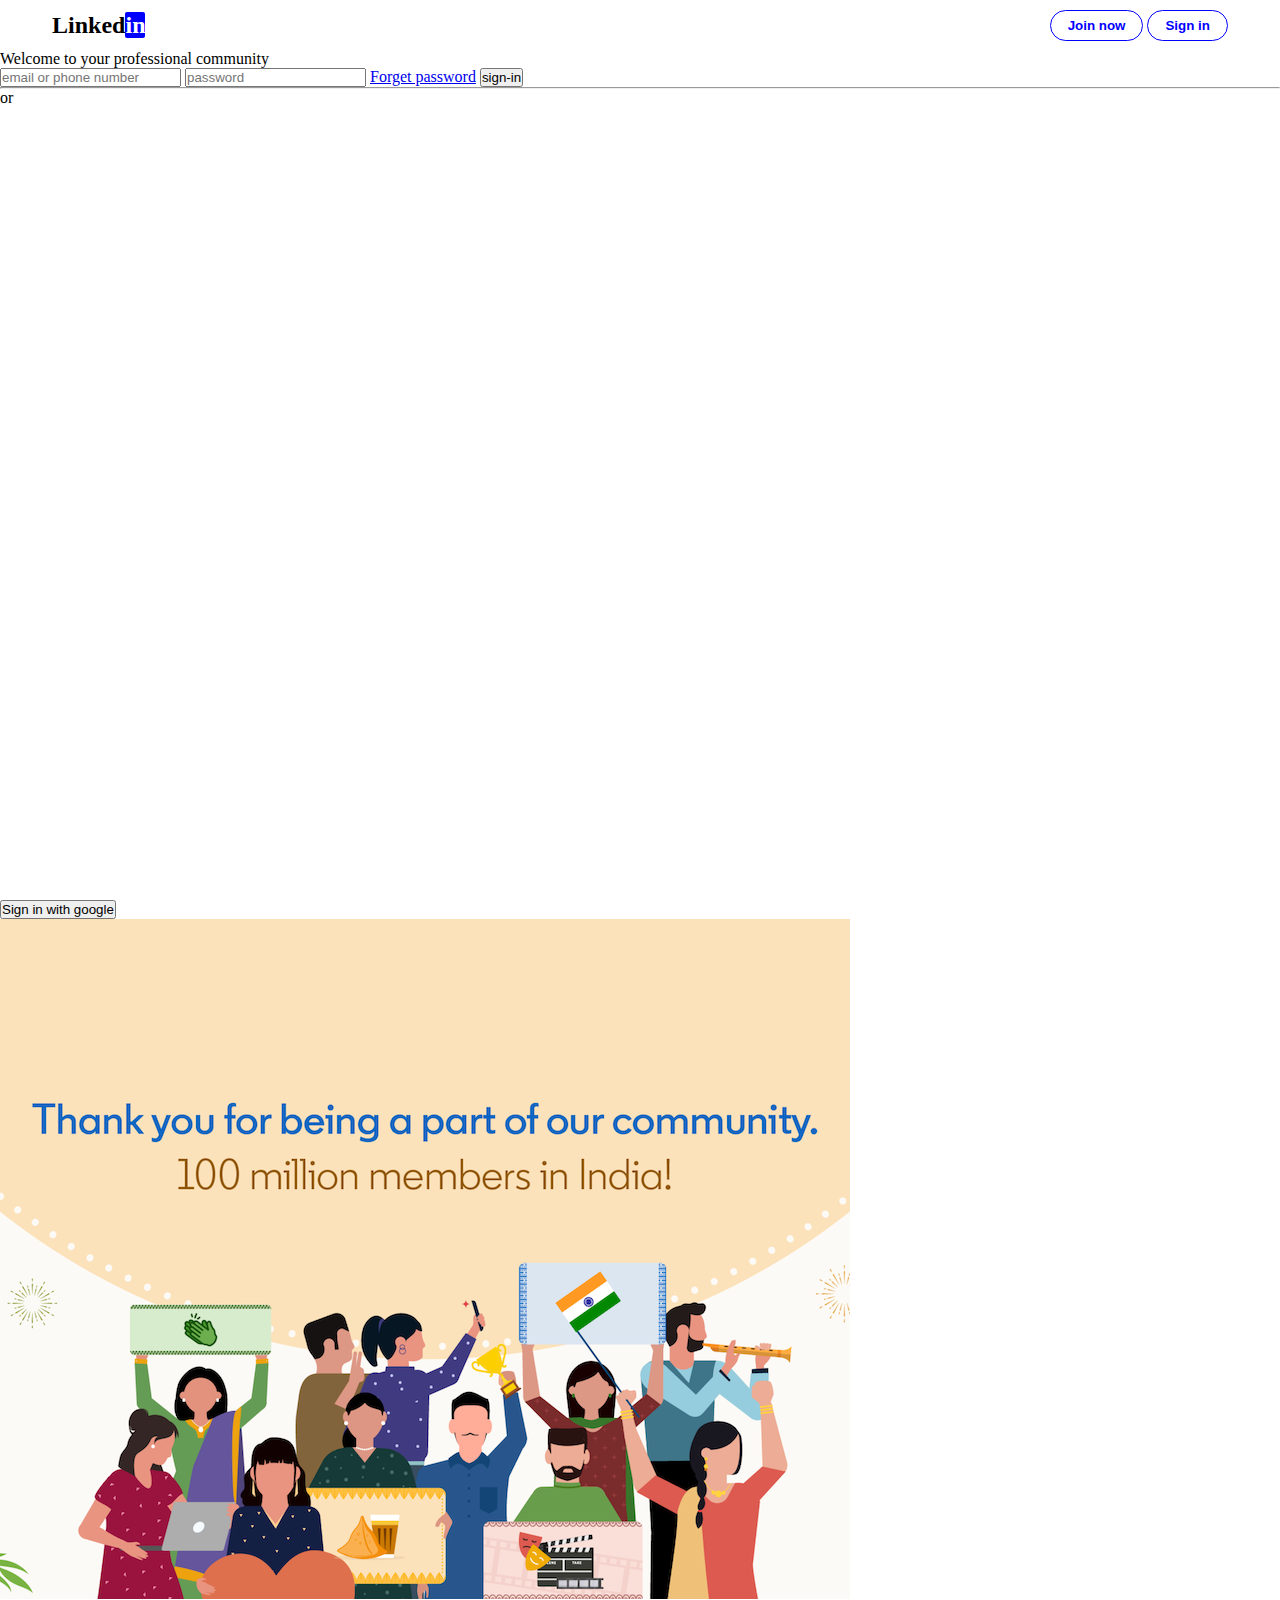
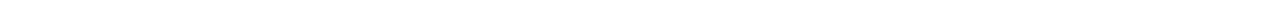
<file: Linkedin/index.html>
<!DOCTYPE html>
<html>
    <head>
        <meta name="viewport" content="width=device-width, initial-scale=1.0">
        <title>Linkedin</title>
        <link rel="stylesheet" href="style.css">
    </head>
    <body>
        <div class="container">
            <div class="nav">
                <h2>Linked<span>in</span></h2>
                <div class="btn">
                    <button class="btn1">Join now</button>
                    <button class="btn2">Sign in</button>
                </div>

            </div>
            <div class="main"></div>

                  <div class="form"></div>
                  <div class="image"></div>
                  <p>Welcome to your professional community</p>
                  <input type="mail" placeholder="email or phone number">
                  <input type="password" placeholder="password">
                  <a href="#">Forget password</a>
                  <button class="sign-in">sign-in</button>
                  <div class="line">
                    <hr><span>or</span>
                    </hr>

                  </div>
            </div>
            <button class="sign in">Sign in with google</button>

        </div>    
        <div class="image">
            <img src="images/image-1.png">
        </div>
            
    </div>
</div>
        </body>
        </html>
</file>
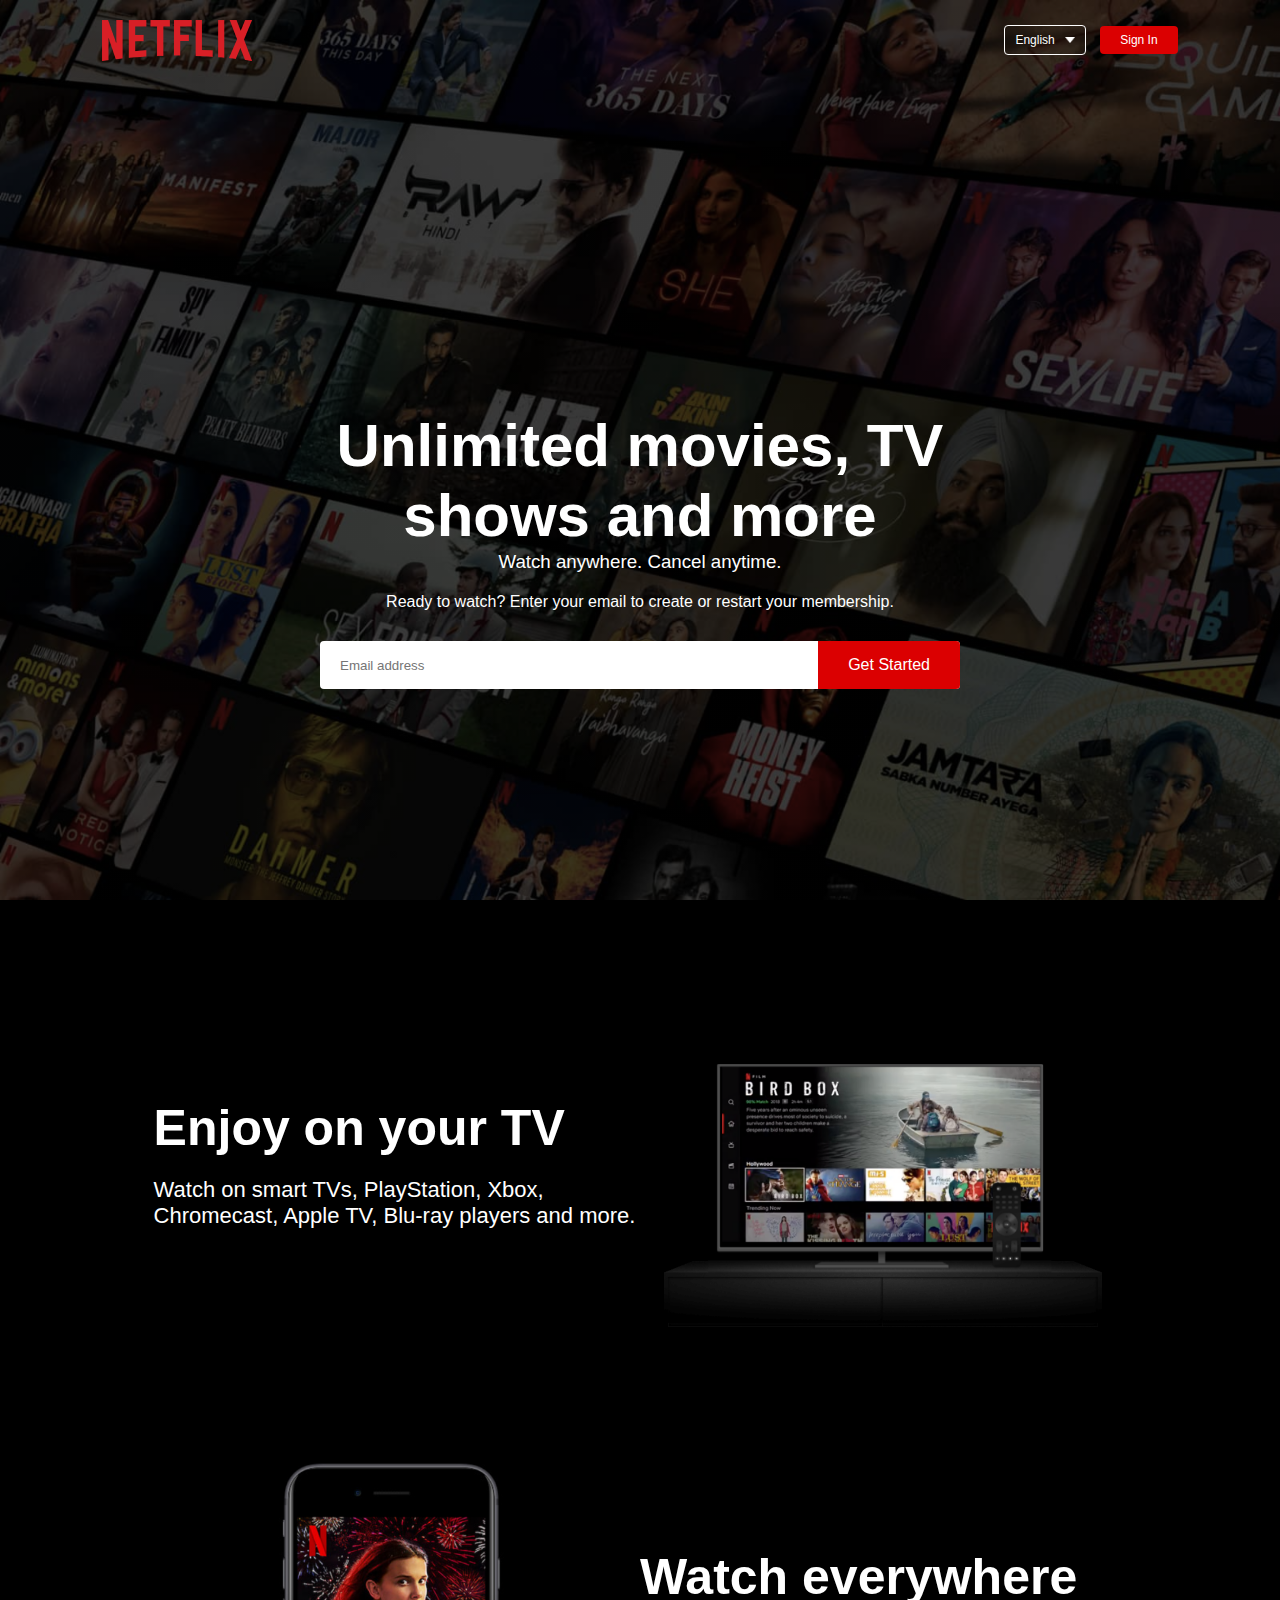
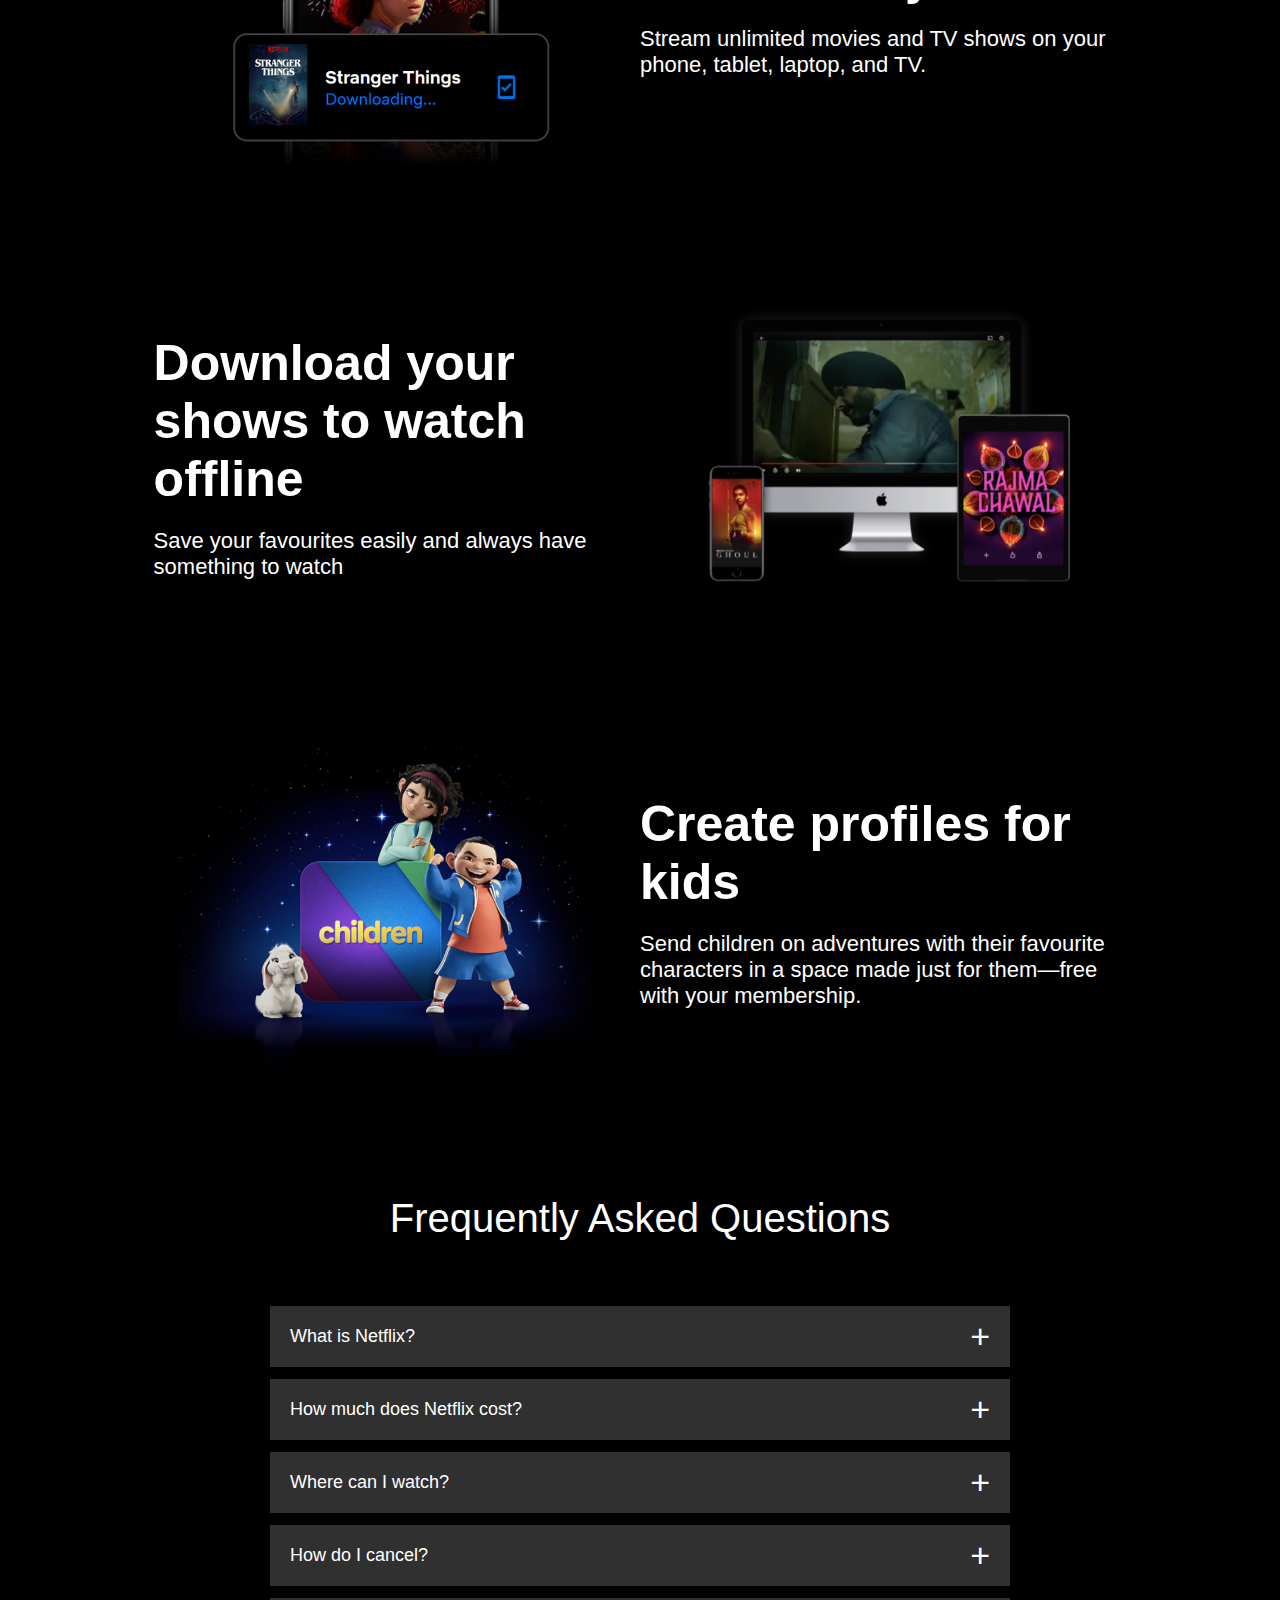
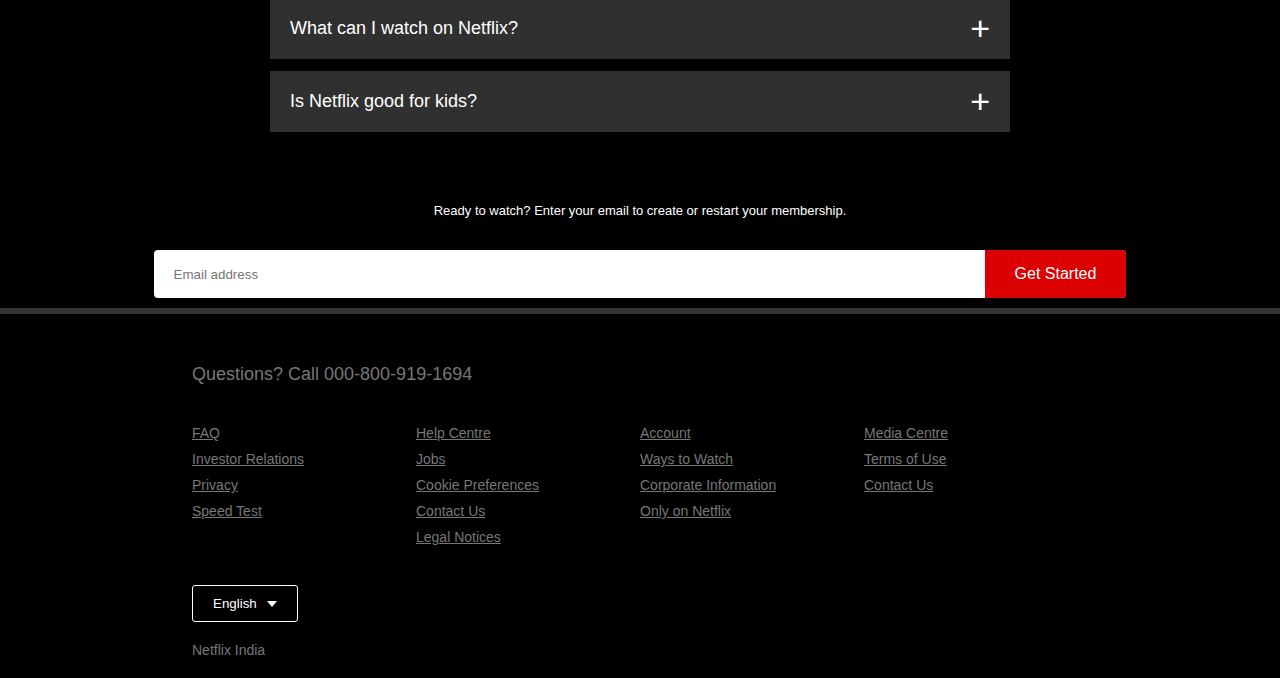
<file: Netflix/index.html>
<!DOCTYPE html>
<html>
    <head>
        <meta name="viewport" content="width=device-width, initial-scale=1.0">
        <title>Netflix</title>
        <link rel="stylesheet" href="style.css">
    </head>
    <body>
        <div class="header">
            <nav>
                <img src="images/logo.png"  class="logo">
                <div>
                    <button class="language-btn" >English <img src="images/down-icon.png" ></button>
                    <button>Sign In</button>
                    

                </div>
            </nav>
            <div class="header-content">
                <h1>Unlimited movies, TV shows and more</h1>
                <h3>Watch anywhere. Cancel anytime.</h3>
                <p>Ready to watch? Enter your email to create or restart your membership.</p>
                <form class="email-signup">
                    <input type="email" placeholder="Email address" required>
                    <button type="submit">Get Started</button>
                </form>

                
    


            </div>

        </div>

        <div class="features">
            <div class="row">
                
                <div class="text-col">
                    <h2>Enjoy on your TV</h2>
                    <p>Watch on smart TVs, PlayStation, Xbox, Chromecast, Apple TV, Blu-ray 
                     players and more.</p>
                </div>
                <div class="img-col">
                    <img src="images/feature-1.png">
                </div>
            
                
                
            </div>
       
        
        <div class="row">
            <div class="img-col">
                <img src="images/feature-2.png">

            </div>
            <div class="text-col">
                <h2>Watch everywhere</h2>
                <p>Stream unlimited movies and TV shows on your phone, tablet, laptop, and TV.</p>
            </div>
            
        </div>
        <div class="row">
            <div class="text-col">
                <h2>Download your shows to watch offline</h2>
                <p>Save your favourites easily and always have something to watch</p>
            </div>
            <div class="img-col">
                <img src="images/feature-3.png">

            </div>
            
           
        </div>
        <div class="row">
            <div class="img-col">
                <img src="images/feature-4.png">

            </div>
            <div class="text-col">
                <h2>Create profiles for kids</h2>
                <p>Send children on adventures with their favourite characters in a space made just for them—free with your membership.</p>
            </div>
            
        </div>
        </div>
        

        <div class="faq">
            <h2>Frequently Asked Questions</h2>
            <ul class="accordion">
                <li>
                    <input type="radio" name="accordion" id="first">
                    <label for="first">What is Netflix?</label>
                    
                </li>
                <li>
                    <input type="radio" name="accordion" id="second">
                    <label for="first">How much does Netflix cost?</label>
                    
                </li>
                <li>
                    <input type="radio" name="accordion" id="third">
                    <label for="first">Where can I watch?</label>
                    
                </li>
                <li>
                    <input type="radio" name="accordion" id="fourth">
                    <label for="first">How do I cancel?</label>
                    
                </li>
                <li>
                    <input type="radio" name="accordion" id="fifth">
                    <label for="first">What can I watch on Netflix?</label>
                    
                </li>
                <li>
                    <input type="radio" name="accordion" id="sixth">
                    <label for="first">Is Netflix good for kids?</label>
                    
                </li>


            </ul>
            <small>Ready to watch? Enter your email to create or restart your membership.</small>
            <form class="email-signup">
                <input type="email" placeholder="Email address" required>
                <button type="submit">Get Started</button>
            </form>

        </div>
        <div class="footer">
            <h2>Questions? Call 000-800-919-1694</h2>
            <div class="row">
                
                    <div class="col">
                        <p><u>FAQ</u></p>
                        
                        <p><u>Investor Relations</u></p>
                        
                        <p><u>Privacy</u></p>
                        
                        <p><u>Speed Test</u></p>
                        

                    </div>
                    <div class="col">
                        <p><u>Help Centre</u></p>
                        
                        <p><u>Jobs</u></p>
                            
                        
                        <p><u>Cookie Preferences</u></p>
                            
                        <p><u>Contact Us</u></p>
                        <p><u>Legal Notices</u></p>
                            

                    </div>   
                    <div class="col">
                        <p><u>Account</u></p>
                        <p><u> Ways to Watch</u></p>
                           
                        <p><u>Corporate Information</u></p>
                            
                            
                        <p><u>Only on Netflix</u></p>
                       
                            

                    </div>   
                    <div class="col">
                        <p><u>Media Centre</u></p>
                        <p><u> Terms of Use</u></p>
                           
                        <p><u>Contact Us</u></p>
                            
                            
                       
                       
                            

                    </div>   

                </div>
                <button class="language-btn" >English <img src="images/down-icon.png" ></button>
                <p class="copyright-txt">Netflix India </p>

            

        </div>
        

       
         
    </body>
</html>
</file>
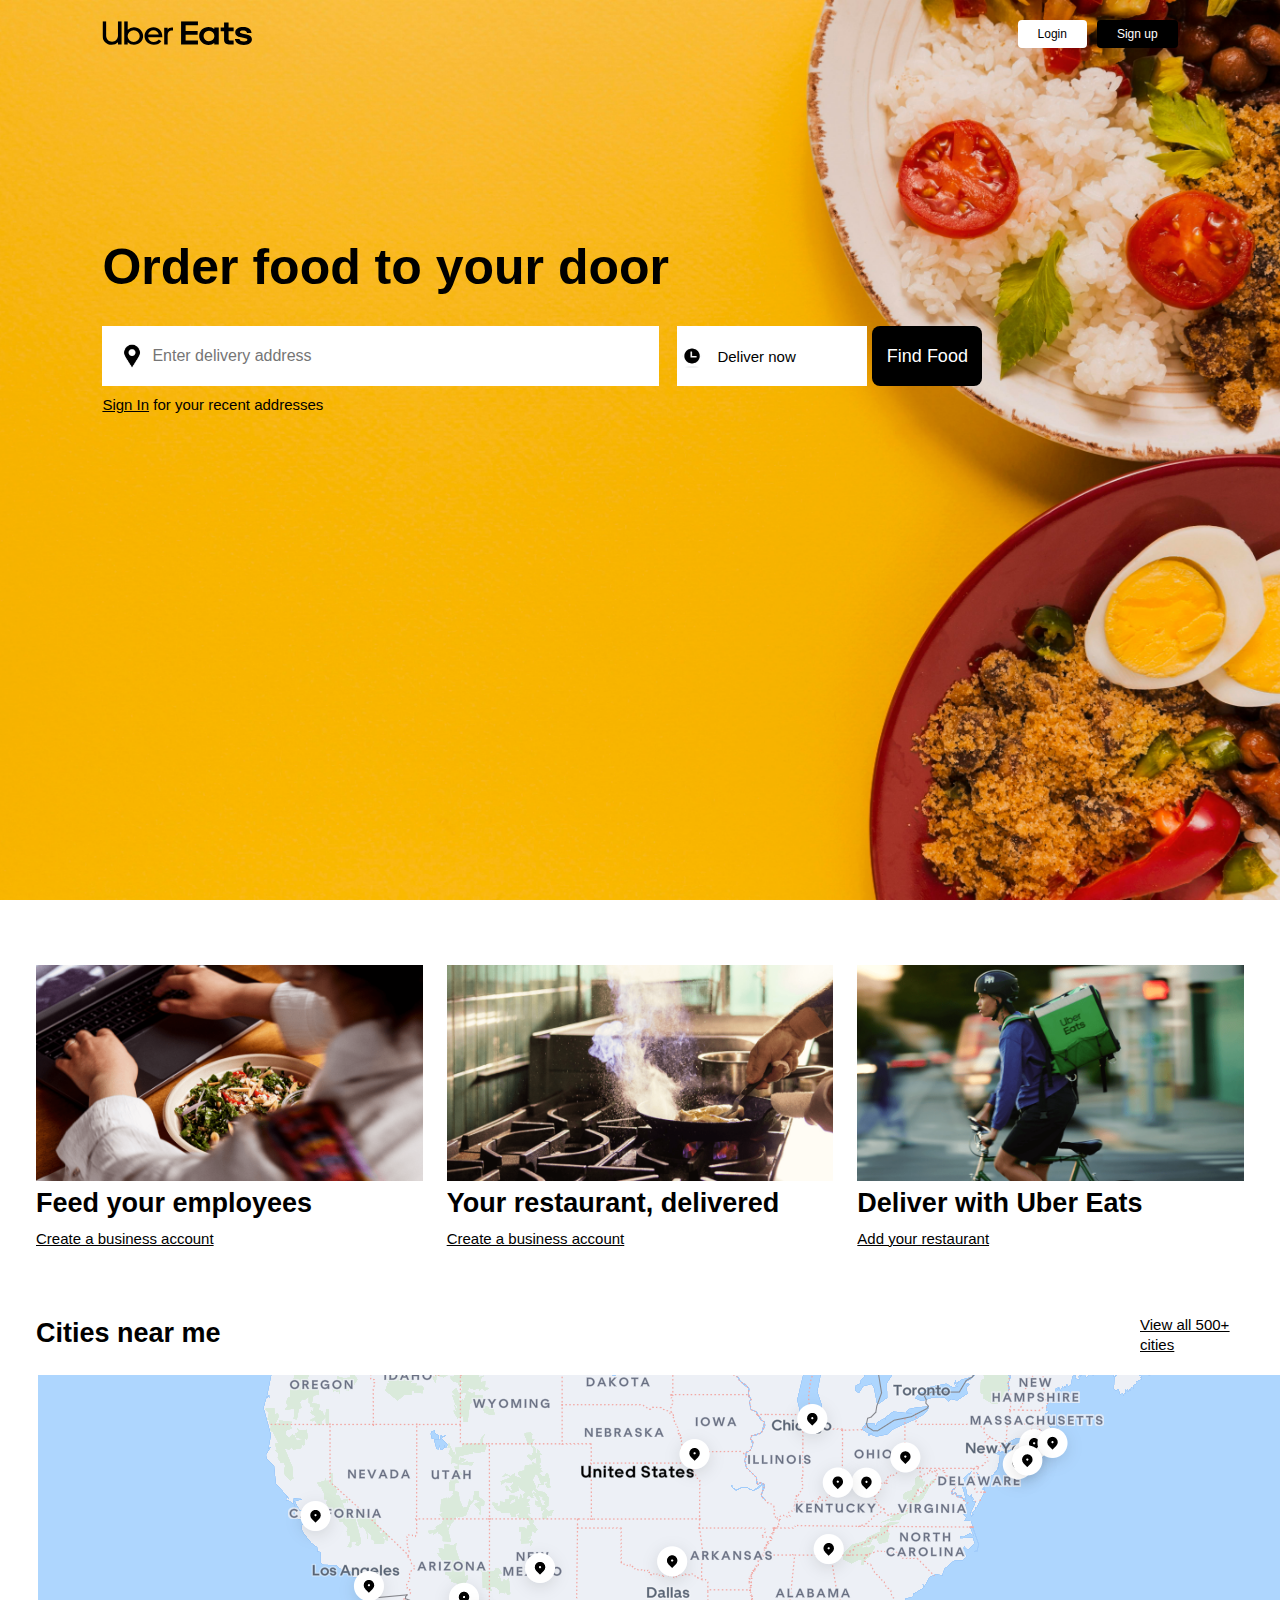
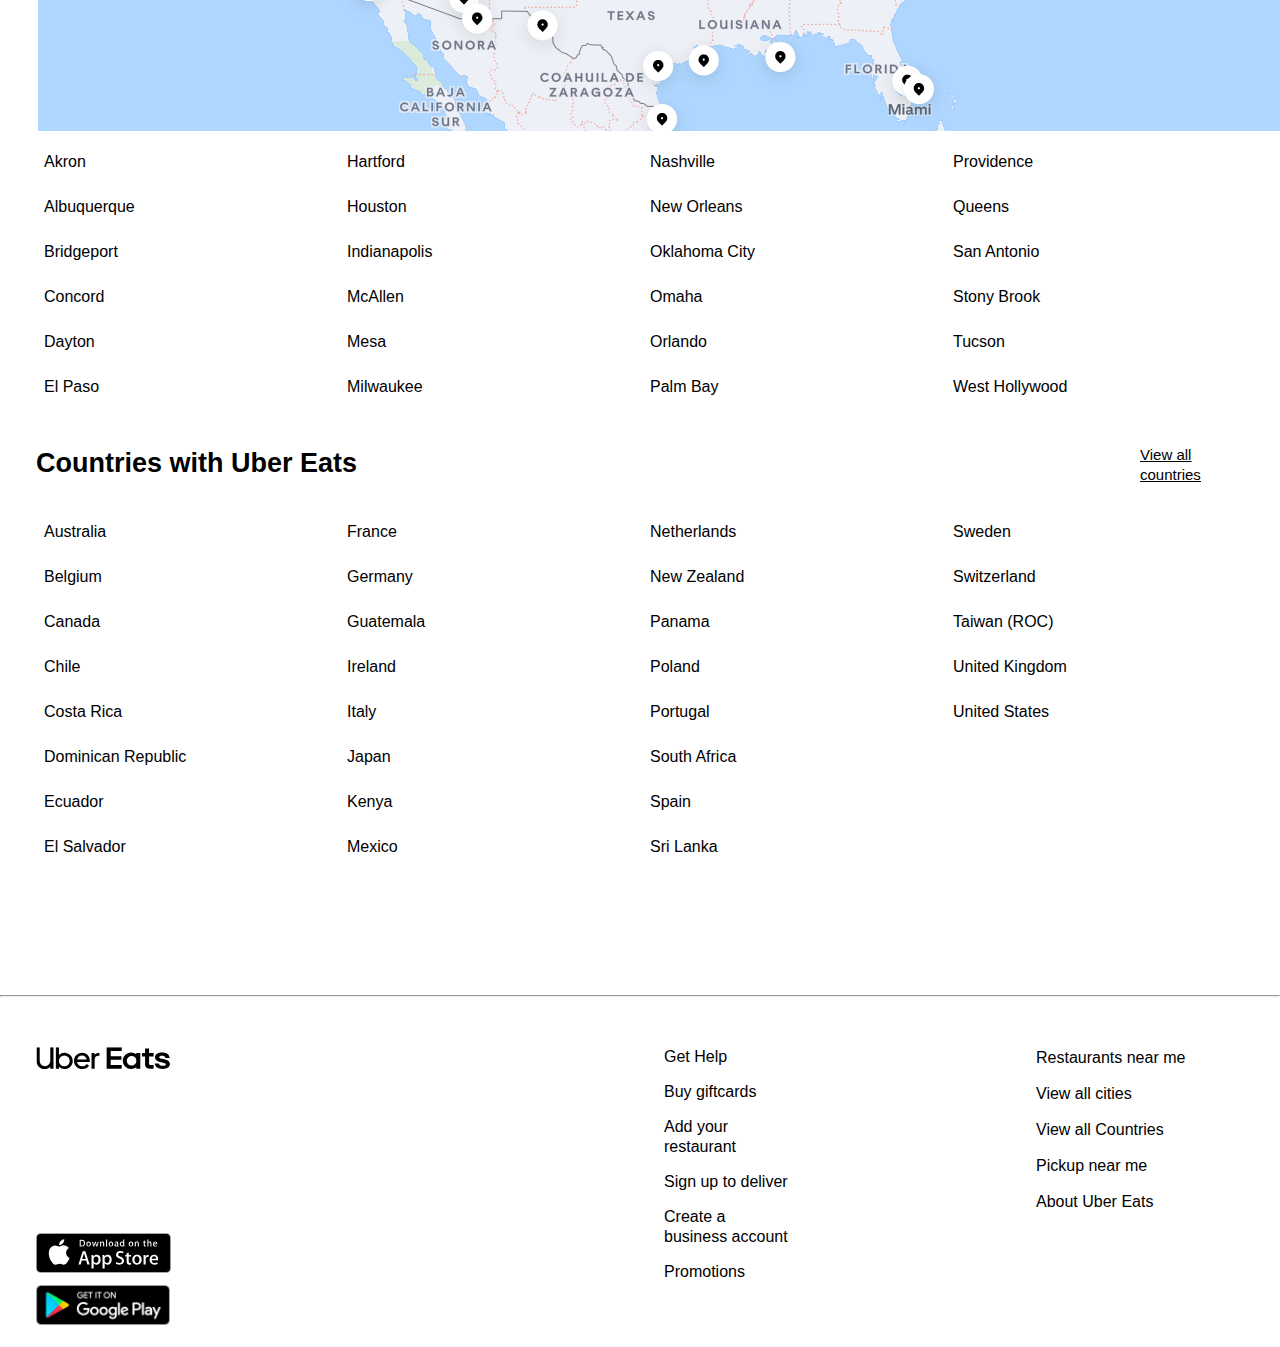
<file: uber eats/index.html>
<!DOCTYPE html>
<html>
    <head>
        
        <title>Uber Eats</title>
        <link rel="stylesheet" href="style.css">
    </head>
    <body>
        <div class="header">
            <nav>
                <img src="images/logo.svg"  class="logo">
                <div style="float:right">
                   
                <button type="submit" class="log" style="background-color: white; color: black; float:r
                ;">Login</button>
                 <button type="submit" class="Sign" style="background-color:black; color: white;float:right ;">Sign up</button>
                </div>
                
            </nav>
            <div class="header-content">
                <h1>Order food to your door</h1>
            </div>
            <div>
            <form class="email-signup">
                <img class="location-image" src="images/icon 2.jpg">
                
                <input type="email" placeholder="Enter delivery address" class="email-box">
                <div class="time-image">
                    <img class="location-image" src="images/icon3.jpg">
                </div>
                    
                    <input type="delivery" placeholder="Deliver now" class="delivery-box">
                
                

                <button type="submit"><p class="find-food">Find Food</p></button>
                
            </form>

            </div>
            <div class="text-max">
                <p><u>Sign In</u> for your recent addresses</p>
            </div>
            
        </div>


            <div class="features">
                <div>
                
                    <div class="img">
                        <img src="images/feature1.png">
                    
                    <div class="text">
                        <h2><b>Feed your employees</b></h2>
                        <p class="text-col"><u>Create a business account</u></p>
                    </div>
                </div>
                    
                </div>

                <div>
                
                    <div class="img">
                        <img src="images/feature2.png">
                    
                    <div class="text">
                        <h2>Your restaurant, delivered</h2>

                        <p class="text-col"><u>Create a business account</u></p>
                    </div>
                </div>
                    
                </div>

                <div>
                
                    <div class="img">
                        <img src="images/feature3.png">
                    
                    <div class="text">
                        <h2><b>Deliver with Uber Eats</b></h2>
                        <p class="text-col"><u>Add your restaurant</u></p>
                    </div>
                </div>
                    
                </div>
            </div>
            
            <div class="subtitle">
                <div class="position">
                        <h2>Cities near me</h2>
                        
                </div>
                    <div class="position-max"></div>
                   
                        
                    <div class="position-col"><p><u>View all 500+ cities</u></p>
                        </div>
                    
                
                    
            </div>
            <div class="maps">
                <img src="images/Map.png">
            </div>
                    
        <div class="footer">
               
            <div class="col">
                <p>Akron</p>
                <p>Albuquerque</p>
                <p>Bridgeport</p>
                <p>Concord</p>
                <p>Dayton</p>
                <p>El Paso</p>           
                            
            </div>
            <div class="col">    
                <p>Hartford</p>
                <p>Houston</p>
                <p>Indianapolis</p>
                <p>McAllen</p>
                <p>Mesa</p>
                <p>Milwaukee</p>
                    

            </div>               
            <div class="col">
                <p>Nashville</p>
                
                <p>New Orleans</p>
                <p>Oklahoma City</p>
                <p>Omaha</p>
                <p>Orlando</p>
                <p>Palm Bay</p>
                
            </div>               
            <div class="col">
                <p>Providence</p>
                <p>Queens</p>
                <p>San Antonio</p>
                <p>Stony Brook</p>
                <p>Tucson</p>
                <p>West Hollywood</p>
            </div>                  
        </div> 
            
        <div class="countries">
            <div class="position">
                <h2>Countries with Uber Eats</h2>
                        
            </div>
            <div class="position-max"></div>
            <div class="position-col"><p><u>View all countries</u></p>
            </div>
        </div>

        <div class="country-list">
               
            <div class="list">
                <p>Australia</p>
                <p>Belgium</p>
                <p>Canada</p>
                <p>Chile</p>
                <p>Costa Rica</p>
                <p>Dominican Republic</p> 
                <p>Ecuador</p>    
                <p>El Salvador</p>              
                            
            </div>
            <div class="list">    
                <p>France</p>
                <p>Germany</p>
                <p>Guatemala</p>
                <p>Ireland</p>
                <p>Italy</p>
                <p>Japan</p>
                <p>Kenya</p>
                <p>Mexico</p>
                    

            </div>               
            <div class="list">
                <p>Netherlands</p>
                <p>New Zealand</p>
                <p>Panama</p>
                <p>Poland</p>
                <p>Portugal</p>
                <p>South Africa</p>
                <p>Spain</p>
                <p>Sri Lanka</p>
                
            </div>               
            <div class="list">
                <p>Sweden</p>
                <p>Switzerland</p>
                <p>Taiwan (ROC)</p>
                <p>United Kingdom</p>
                <p>United States</p>
               
            </div>                  
        </div> 
        <hr>
        <div class="details">
            <div class="info">
                <img src="images/logo.svg">
                <div class="app">
                    <img src="images/apple logo.svg">
                    <img class="size" src="images/google play.png">
                    

                </div>

            </div>
            <div class="info-col">
                <p>Get Help</p>
                <p>Buy giftcards</p>
                <p>Add your restaurant</p>
                <p>Sign up to deliver</p>
                <p>Create a business account</p>
                <p>Promotions</p>

            </div>
            <div class="info-row">
                <p>Restaurants near me</p>
                <p>View all cities</p>
                <p>View all Countries</p>
                <p>Pickup near me</p>
                <p>About Uber Eats</p>
                
                

            </div>


        </div>
    </body>           
 </html>
</file>
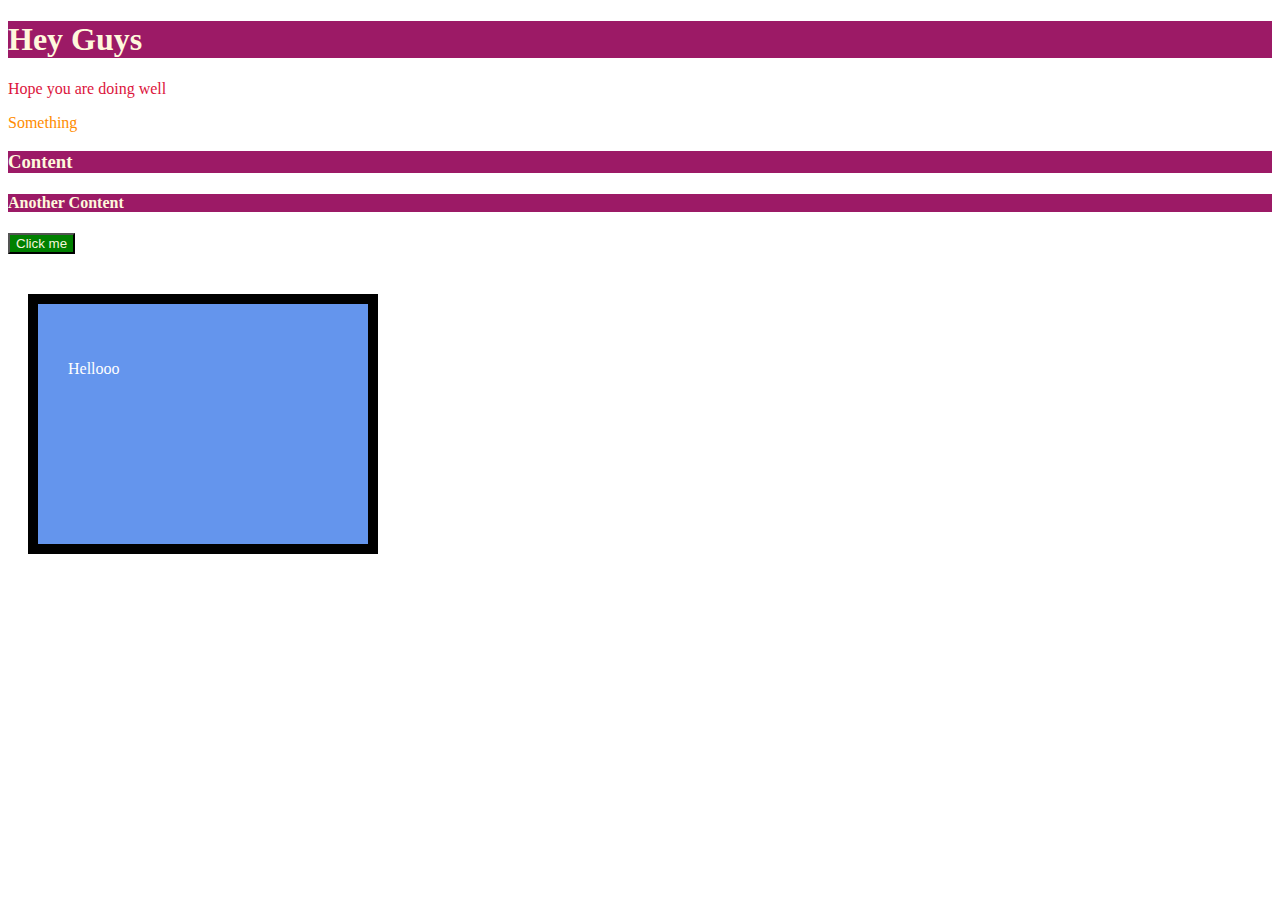
<file: CSS/hello.html>
<!DOCTYPE html>
<html lang="en">
<head>
    <meta charset="UTF-8">
    <meta http-equiv="X-UA-Compatible" content="IE=edge">
    <meta name="viewport" content="width=device-width, initial-scale=1.0">
    <title>Document</title>
    <style>
       
    </style>
    <link href="style.css" type="text/css" rel="stylesheet">
</head>
<body>
    <h1 class="content">Hey Guys</h1>
    <p id="para1">Hope you are doing well</p>
    <p id="para2">Something </p>
    <h3 class="content">Content</h3>
    <h4 class="content">Another Content</h4>
    <button>Click me</button>
    <div>
        <p class="white">Hellooo</p>
    </div>
</body>
</html>
</file>
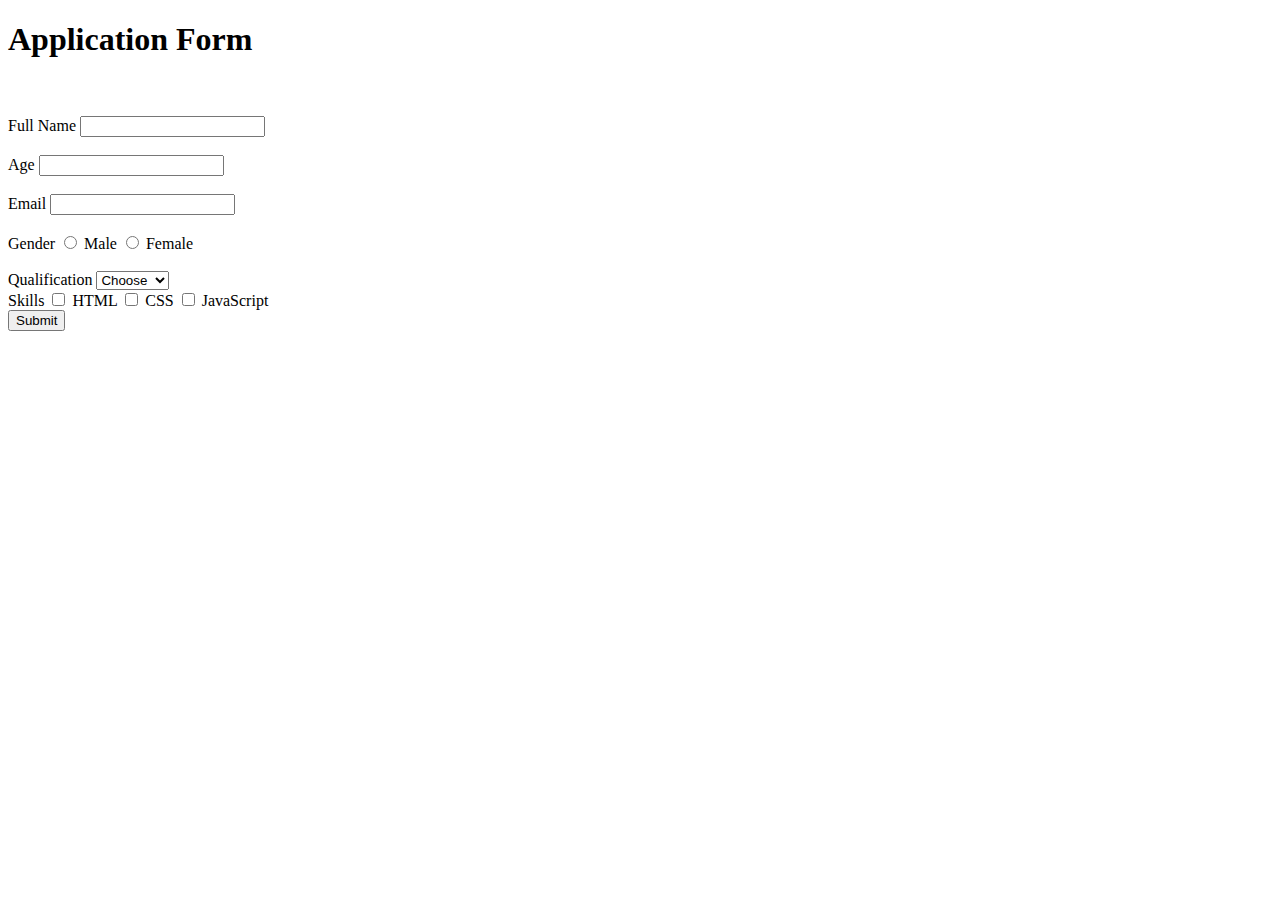
<file: Day 1/form.html>
<!DOCTYPE html>
<html lang="en">
<head>
    <meta charset="UTF-8">
    <meta http-equiv="X-UA-Compatible" content="IE=edge">
    <meta name="viewport" content="width=device-width, initial-scale=1.0">
    <title>Form</title>
</head>
<body>
    <form>
    <h1>Application Form</h1>
    <br>
    <br>
    <label>Full Name</label>
    <input type="text">
    <br>
    <br>
    <label>Age</label>
    <input type="number">
    <br>
    <br>
    <label>Email</label>
    <input type="text">
    <br>
    <br>
    <label>Gender</label>
    <input type="radio"name="Gender">
    <label>Male</label>
    <input type="radio"name="Gender">
    <label>Female</label>
    <br>
    <br>
    <label>Qualification</label>
    <select>
        <option>Choose</option>
        <option>Plus two</option>
        <option>UG</option>
        <option>PG</option>
        <option>Others</option>
        
    </select>
    <br>
    <label>Skills</label>
    <input type="checkbox">
    <label>HTML</label>
    <input type="checkbox">
    <label>CSS</label>
    <input type="checkbox">
    <label>JavaScript</label>
    
    <br>
    <input type="Submit">
    
       

    </select>
    
</form>

    



    
</body>
</html>
</file>
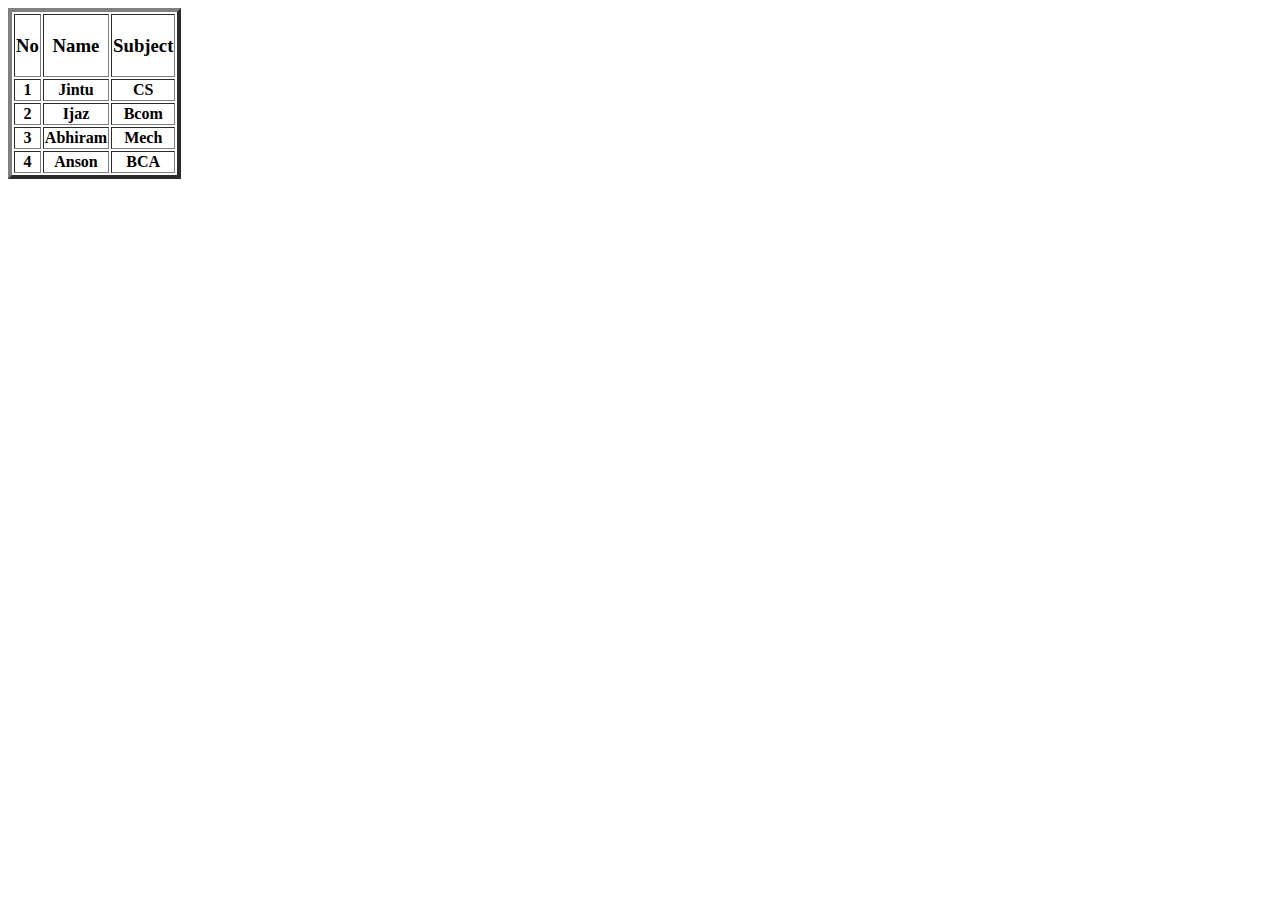
<file: Day 1/hello3.html>
<!DOCTYPE html>
<html>
    <head>
        <title>Table</title>
    </head>
    <body>
        <table border="4px">
            <thead>
                <tr>
                   
                    <th><h3>No</h3></th>
                    <th><h3>Name</h3></th>
                    <th><h3>Subject</h3></th>
                
                </tr>
                <tr>
                    <th>1</th>
                    <th>Jintu</th>
                    <th>CS</th>
                </tr>
                <tr>
                    <th>2</th>
                    <th>Ijaz</th>
                    <th>Bcom</th>
                    

                </tr>
                <tr>
                    <th>3</th>
                    <th>Abhiram</th>
                    <th>Mech</th>
                    

                </tr>
                <tr>
                    <th>4</th>
                    <th>Anson</th>
                    <th>BCA</th>
                    

                </tr>

            </thead>
        </table>

    </body>
</html>
</file>
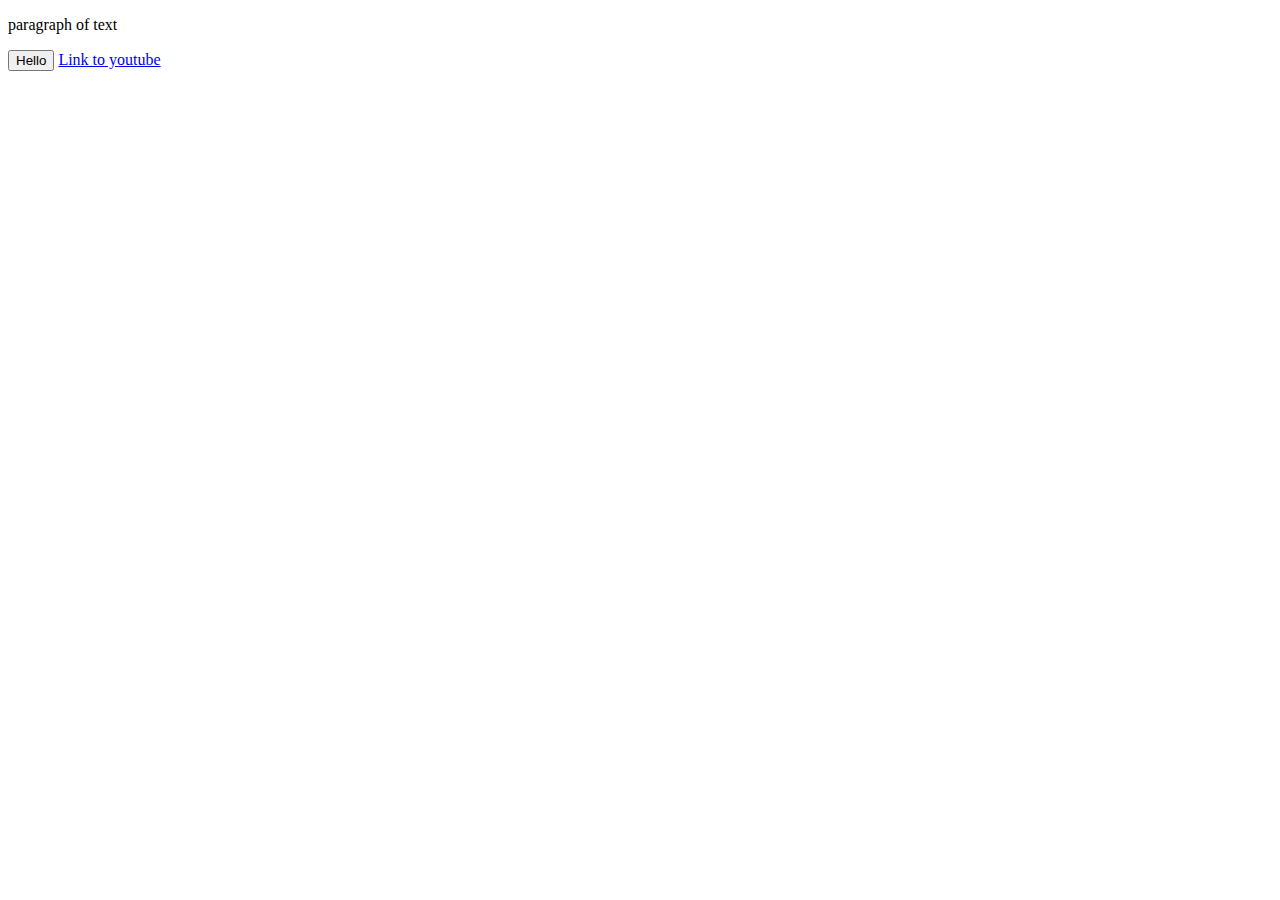
<file: website/first.html>
<!DOCTYPE html>
<html lang="en">
<head>
    <meta charset="UTF-8">
    <meta http-equiv="X-UA-Compatible" content="IE=edge">
    <meta name="viewport" content="width=device-width, initial-scale=1.0">
    <title>Document</title>
</head>
<body>
    <p>
        paragraph of text
    </p>
    <button>
        Hello
    </button>
    <a href="https://www.youtube.com/"
    target="_blank">Link to youtube</a>
    
</body>
</html>
</file>
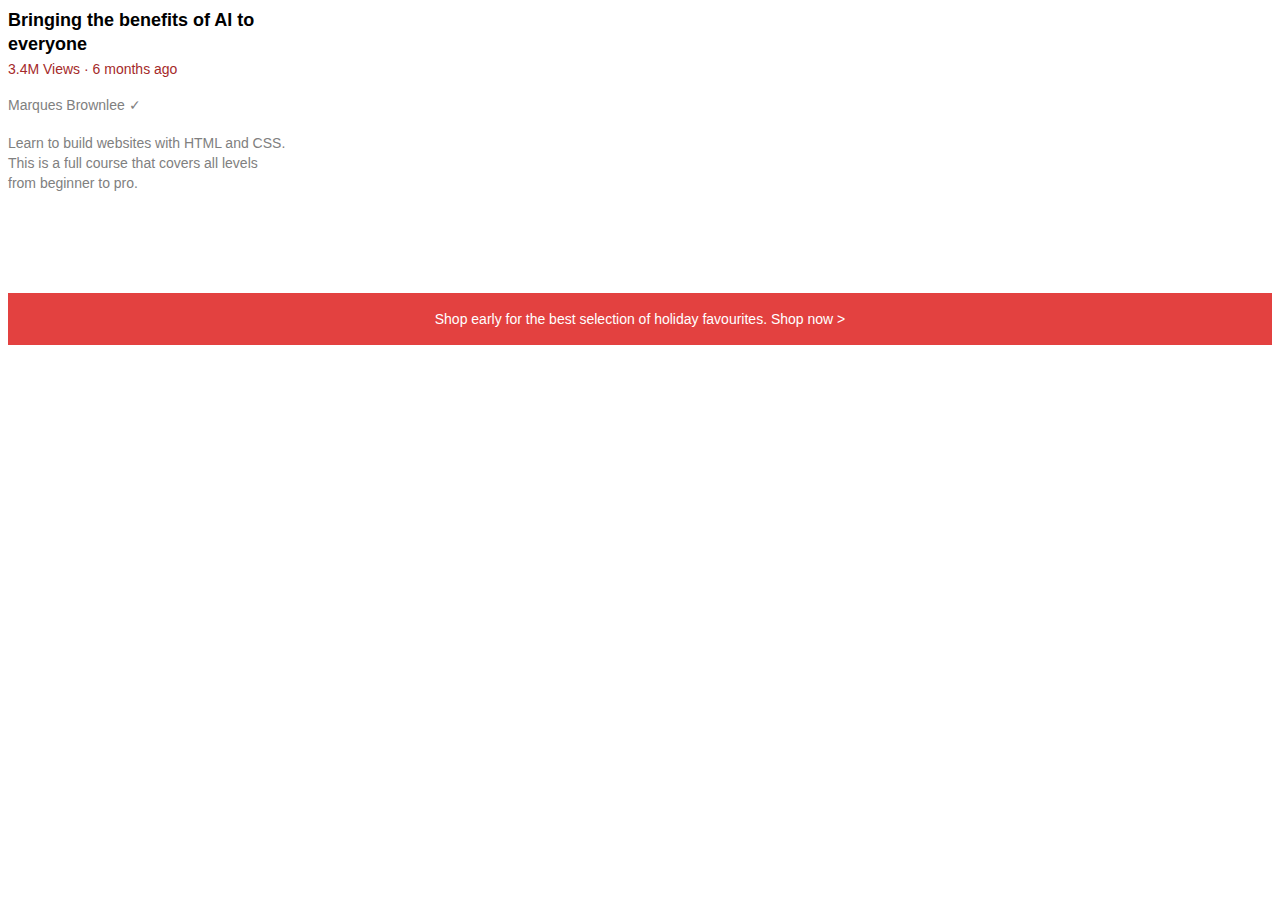
<file: website/text.html>
<!DOCTYPE html>
<html>
    <head>
        <title>text</title>
        <link rel="stylesheet" href="text.css">
    </head>
    <body>
        <p class="video-title">
            Bringing the benefits of AI to everyone
        </p>
        <p class="video-stats">
            3.4M Views &#183; 6 months ago
        </p>
        <p class="video-author">
            Marques Brownlee &#10003;
        </p>
        <p class="video-description">
            Learn to build websites with HTML and CSS. This is a full course that covers all levels from beginner to pro.
        </p>
        
        <p class="apple-text">
            Shop early for the best selection of holiday
            favourites. <span class="shop-link">Shop now &#62;</span>
        </p>
        
       
    </body>
</html>
</file>
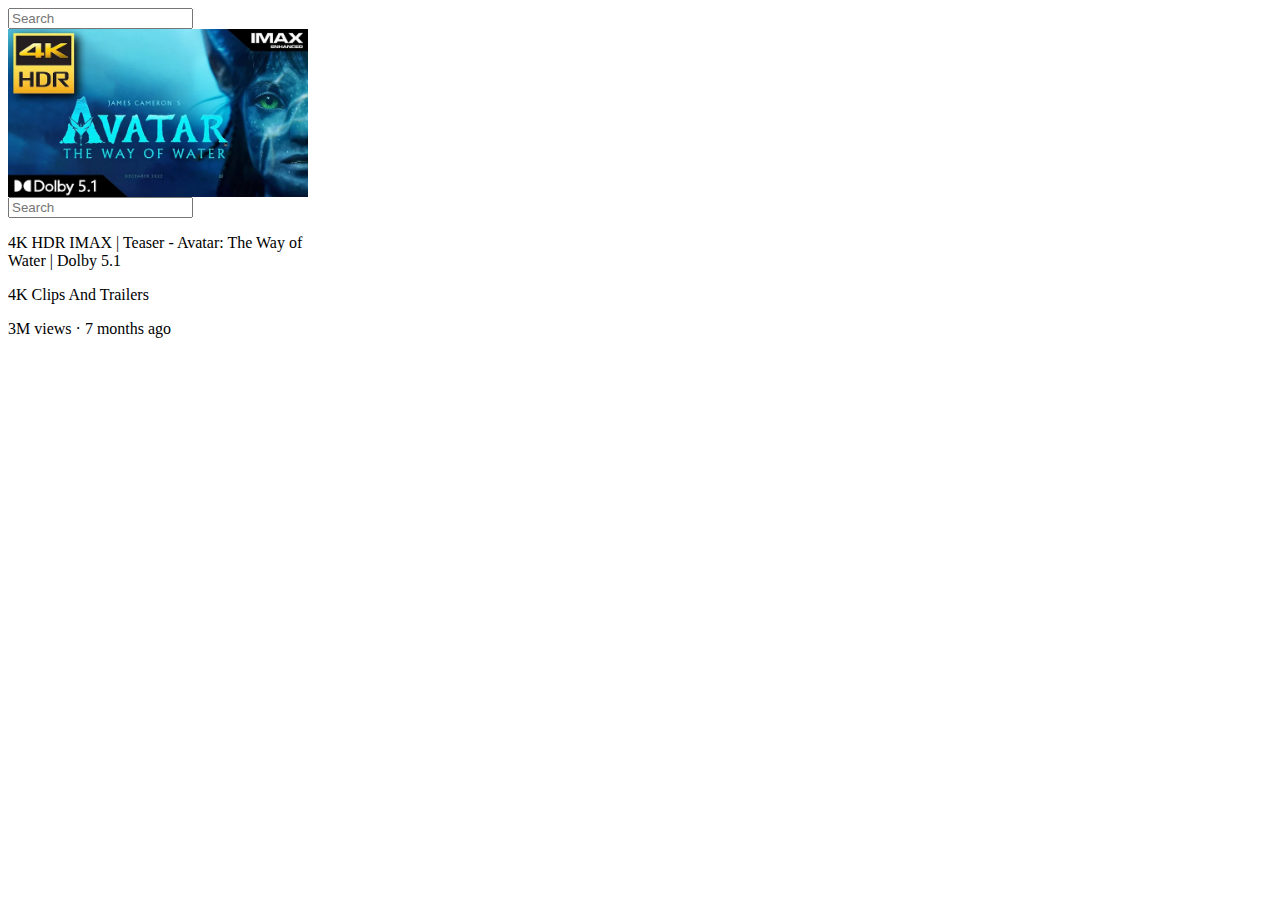
<file: YouTube/youtube.html>
<!DOCTYPE html>
<html>
    <head>
        <title>Youtube.com Clone</title>
        <style>
            .thumbnail{
                width: 300px;
                display:block;
                
            }
            .search-bar{

            }
            
            .video-title{
                width:300px;
            }
            .div-example{
                display: inline-block;
            }
            
        </style>

    </head>
    <body>
        <input class="search-bar" type="text" placeholder="Search">
        <img class="thumbnail" src="thumbnails/thumbnail-1.webp">
        <input class="search bar"      type="text" placeholder="Search">
        <p class="video-title">
            4K HDR IMAX | Teaser - Avatar: The Way of Water | Dolby 5.1  
        </p>
        <p class="video-author">
            4K Clips And Trailers
        </p>
        <p class="video-stats">
            3M views &#183; 7 months ago  
        </p>
    </body>
</html>
</file>
<file: Linkedin/style.css>
*{
    margin:0;
    padding:0;
   
}
.container{
    width: 100%;
    height: 100vh;
}
.nav{
    width: 100%;
    height:50px;
    display:flex;
    justify-content: space-around;
    align-items: center;
}
nav h2{
    color: blue;
    letter-spacing: 1px;
    font-family: Arial, Helvetica, sans-serif;

}
.nav h2 span{
    background-color: blue;
    color:white;
    border-radius:2px ;
}
.btn{
    margin-left: 50em;
}
.btn button{
    padding: 7px 17px;
    border-radius: 20px;
    border: 1px solid blue;
    background-color: white;
    color:blue;
    font-weight: bold;
    font-family: 'Gill Sans', 'Gill Sans MT', Calibri, 'Trebuchet MS', sans-serif;

}
.btn.btn1{
    color:rgb(109,107,107);
    border: none;
    font-weight: bolder;
    font-family: Arial, Helvetica, sans-serif;


}
</file>
<file: Netflix/style.css>
*{
    margin:0;
    padding:0;
    font-family: 'Poppins', sans-serif;
    box-sizing: border-box;
}
body{
    background: #000;
    color: #fff;
}
.header{
    width: 100%;
    height: 100vh;
    background-image: linear-gradient(rgba(0,0,0,0.7),rgba(0,0,0,0.7)),url(images/header-image.png);
    background-size:cover;
    background-position:center;
    padding : 10px 8%;
    position:relative;
}

nav{
    display:flex;
    align-items:center;
    justify-content:space-between;
    padding: 10px 0;
    cursor: pointer;
}

.logo{
    width:150px;
    cursor: pointer;
}
nav button{
    border:0;
    outline:0;
    background:#db0001;
    color:#fff;
    padding: 7px 20px;
    font-size: 12px;
    border-radius: 4px;
    margin-left: 10px;
    cursor: pointer;

    
}

.language-btn{
    display: inline-flex;
    align-items: center;
    background: transparent;
    border: 1px solid #fff;
    padding: 7px 10px;
}
.language-btn img{
    width:10px;
    margin-left: 10px;
}

.header-content{
    position:absolute;
    top: 50%;
    left: 50%;
    transform: translate(-50%,-50%);
    text-align: center;
    margin-top: 100px;
}

.header-content h1{
    font-size: 60px;
    line-height: 70px;
    font-weight: 600;
    max-width: 650px;

}

.header-content h3{
    font-weight: 400;
    margin-bottom: 20px;

}

.email-signup{
    background:#fff;
    border-radius: 4px;
    display: flex;
    align-items: center;
    margin-top: 30px;
    overflow: hidden;
}

.email-signup input{
    flex: 1;
    border:0;
    outline: 0;
    margin-left: 20px;

}
.email-signup button{
    background: #db0001;
    border:0;
    outline:0;
    color:#fff;
    font-size: 16px;
    cursor: pointer;
    padding: 15px 30px;
}
/*--------------features-----------*/
.features{
    padding: 50px 12%;
    font-size:22px;

}
.row{
    display: flex;
    width:100%;
    align-items: center;
    flex-wrap:wrap ;
    padding: 50px 0;
}

.text-col{
    flex-basis: 50%;
    margin-bottom: 20px;
}
.img-col{
    flex-basis: 50%;
    margin-bottom: 20px;
}
.img-col img{
    display: block;
    width: 90%;
    margin: auto;
}
.features h2{
    font-size: 50px;
    font-weight: 600;
    margin-bottom: 20px;

}

/*----------faq---------*/

.faq{
    padding: 10px 12%;
    text-align:center;
    font-size:18px ;
}
.faq h2{
    font-weight: 500;
    font-size: 40px;


}
/*--------------faq----------*/
.faq{
    padding: 10px 12%;
    text-align: center;
    font-size: 18px;
}
.faq h2{
    font-weight: 500;
    font-size: 40px;
}

.accordion{
    margin: 60px auto;
    width:100%;
    max-width: 750px;

}
.accordion li{
    list-style: none;
    width: 100%;
    padding: 5px;
}
.accordion li label{
    display:flex;
    align-items: center;
    padding: 20px;
    font-size: 18px;
    font-weight: 500;
    background: #303030;
    margin-bottom: 2px;
    cursor:pointer;
    position: relative;
}
label::after{
    content: '+';
    font-size: 34px;
    position:absolute;
    right: 20px;
}
input[type="radio"]{
    display: none;
}

.accordion .content{
    background: #303030;
    text-align: left;
    padding: 0 20px;
    max-height: 0;
    overflow:hidden;
    transition:max-height 0.5s, padding 0.5s;
}

.faq.email-signup{
    max-width: 600px;
    margin:20px auto 60px;

}
.faq small{
    font-size:13px;
}
/*-------------footer---------*/
.footer{
    padding: 50px 15% 10px;
    border-top: 6px solid #333;
    color:#777;
}
.footer h2{
    font-size: 18px;
    font-weight: 400;
    margin-bottom: 30px;

}
.footer .col{
    flex-basis: 25%;
    flex-grow: 1;
    margin-bottom: 20px;
}
.footer .col p{
    display: block;
    text-decoration: none;
    color: #777;
    font-size: 14px;
    margin-bottom: 10px;
}
.footer .row{
    align-items: flex-start;
    padding: 10px 0;
}
.footer .language-btn{
    color:#fff;
    padding: 10px 20px;
    border-radius:3px ;
}
.copyright-txt{
    font-size: 14px;
    margin-top: 20px;
    margin-bottom:10px ;
}
/*--------media -queries-for-small-screen-----*/
@media only screen and (max-width: 600px){
    .logo{
        width: 100px;
    }
    nav button{
        padding: 5px 10px;
    }
    nav .language-btn{
        padding: 4px 8px;
    }
    .header-content{
        position:unset;
        transform:none;
        padding-top: 150px;
    }
    .header-content h1{
        font-size: 30px;
    }
    .email-signup button{
        font-size: 12px;
        padding: 10px 15px;
    }
    .text-col, .img-col{
        flex-basis: 100%;
    }
    .features h2{
        font-size: 30px;
    }
    .features p{
        font-size: 15px;
    }

    .row:nth-child(2), .row:nth-child(4){
        flex-direction: column-reverse;
    }
    .features .row{
        padding: 10px 0;
    }
    .faq h2{
        font-size: 20px;
    }
    .accordion li label{
        padding: 10px;
        font-size: 14px;
    }
    label::after{
        font-size: 22px;

    }
}
</file>
<file: uber eats/style.css>
*{
    margin:0;
    padding:0;
    font-family: UberMove, sans-serif;
    box-sizing: border-box;
}
body{
    
    color: #fff;
    padding:0;
    height: 2000px;

    
}
.header{
    width: 100%;
    height: 100vh;
    background-image: url(images/Background.jpg);
    background-size:cover;
    background-position:center;
    padding : 10px 8%;
    position:relative;
    margin-right:10px
    "
    
}
.sign{
    background:black;
    color: black;
    font-family: UberMoveText, sans-serif;
}
.log{
    background-color:white;
    color:black;
    font-family: UberMoveText, sans-serif;
}
.email-signup{
    
    border-radius: 4px;
    display: flex;
    align-items: center;
    margin-top: 30px;
    column-gap: 5px;
    font-size: 15px;
    position: relative;
    color: black;
      

}
.location-image{
    position: absolute;
    height: 30px;
    margin-left: 15px;
  
   
}
.time-image{
    
    height: 30px;
    margin-right: 8px;
   
}
.email-box{
    height: 60px;
    border: none;
    padding-left: 50px;
    padding-right: 300px;
    font-family: UberMoveText, sans-serif;
    font-size: 16px;
}
.delivery-box{
    height: 60px;
    border: none;
    font-family: UberMoveText, sans-serif;
    font-size: 16px;
    font: inherit;
    padding-left: 40px;
    font-weight: 500;
    width: 190px;
}
.delivery-box::placeholder{
    color: black;
}
.email-signup button{
    height: 60px;
    border: none;
    width: 110px;
    color: white;
    background-color: black;
    border-radius: 8px;
    
}
.find-food{
    font-size: 18px;
}
.header-content{
    font-weight: 500;
    color: black;
    margin-top: 180px;
    font-size: 25px;
}
.text-max{
    color: black;
    font-size: 15px;
    margin-top: 10px;
    
}
.btn{
    text-decoration: none;
    color:beige;
    padding:30px;
    border-radius: 27px;
    margin 0 10px;
}

.login{
    background-color: white;
    color: black;
    display:flex;
    flex-direction: row;
    padding: 18px;
}

.logo{
    width:150px;
    cursor: pointer;
}
nav{
    display:flex;
    align-items:center;
    justify-content:space-between;
    padding: 10px 0;
    cursor: pointer;
}
nav button{
    border:0;
    outline:0;
    background:white;
    color:black;
    padding: 7px 20px;
    font-size: 12px;
    border-radius: 4px;
    margin-left: 10px;
    cursor: pointer;
}
.features{
    display: grid;
    grid-template-columns: 1fr 1fr 1fr;
    column-gap: 24px;
    height: 330px;
    margin-top: 65px;
    margin-left: 36px;
    margin-right: 36px;

}
.img{

height: 450px;
width: 100%;

}
.img img{
    width: 100%;
}
.text{
    line-height: 36px;
    font-size: 18px;
    font-family: UberMove,sans-serif;
    
    color: black;

}
.text-col{
    font-size: 15px;
}

.subtitle{
    display: grid;
    grid-template-columns: 1fr 1fr 2fr;
    font-family: UberMoveText, sans-serif;
    
    height: 20px;
    margin-top: 20px;
    margin-left: 36px;
    margin-right: 36px;

}
.position{
    line-height: 36px;
    font-size: 18px;
    font-family: UberMove,sans-serif;
   
    color: black;

}
.position-col{
    text-decoration: underline;
    line-height: 20px;
    font-size: 15px;
    font-weight: 500;
    margin-left: 500px;
    color: black;
}
.maps{
    width: 100%;
  
    margin-top: 30px;
    background-size:cover;
    background-position:center;
    padding : 10px 3%;
    position:relative;

}
.footer{
    display: grid;
    grid-template-columns: 2fr 2fr 2fr 2fr;
    column-gap: 20px;
    height: 20px;
    margin-left: 36px;
    margin-right: 36px;
    color: black;
    padding : 8px;
    margin-bottom: 280px;
    
}
.col p{
    margin-bottom: 27px;
    
}    
.countries{
    display: grid;
    grid-template-columns: 2fr 1fr 3fr;
    font-family: UberMoveText, sans-serif;
    
    height: 30px;
    margin-top: 50px;
    margin-left: 36px;
    margin-right: 36px;

}
.pos{
    line-height: 36px;
    font-size: 18px;
    font-family: UberMove,sans-serif;
   
    color: black;

}
.pos-col{
    text-decoration: underline;
    line-height: 20px;
    font-size: 15px;
    font-weight: 500;
    margin-left: 500px;
    color: black;
}
.country-list{
    display: grid;
    grid-template-columns: 2fr 2fr 2fr 2fr;
    column-gap: 20px;
    height: 20px;
    margin-left: 36px;
    margin-right: 36px;
    color: black;
    padding: 8px;
    margin-top: 40px;
    margin-bottom: 460px;
    
}
.list p{
    margin-bottom: 27px;
    
}    
.details{
    display: grid;
    grid-template-columns: 3fr 2fr 3fr;
    font-family: UberMoveText, sans-serif;
    margin-top: 50px;
    margin-left: 36px;
    margin-right: 36px;
    height: 300px;

}
.info{
    line-height: 36px;
    font-size: 18px;
    font-family: UberMove,sans-serif;
   
    color: black;
    margin-right: 180px;
    
    padding-bottom: 10px;
    height: 300px;



}
.info-col{
    
    line-height: 20px;
    font-size: 16px;
    font-weight: 500;
    margin-left: 175px;
    color: black;
    height: 300px;

    
}
.info-row{
    
    line-height: 21px;
    font-size: 16px;
    font-weight: 500;
    margin-left: 245px;
    color: black;
    height: 300px;

}
.details p{
    margin-bottom: 15px;
}
.app{
   
    font-weight: 500;
    color: black;
    margin-top: 150px;
    
}
.size{
    height:40px;


}
</file>
<file: CSS/style.css>
button{
    background: green;
    color:beige;
}
#para1{
    color:crimson;
}
#para2{
    color:darkorange;
}
.content{
    color:cornsilk;
    background: rgb(156, 26, 102);
}
div{
    width:300px;
    height: 200px;
    background:cornflowerblue;
    margin-left:20px;
    margin-top: 40px;
    padding-left: 30px;
    padding-top: 40px;
    border: 10px solid;
    border-color: black;

}
.white{
    color: #fff;
}
</file>
<file: website/text.css>
p{
    font-family: Arial;
    margin-top: 0;
    margin-bottom: 0;
}
.video-stats
{


font-size: 14px;
color:brown;

margin-bottom: 20px;
}
.video-title{

font-size: 18px;
font-weight: bold;
width:280px;
line-height: 24px;
margin-bottom: 5px;
}



.video-author{

font-size:14px;
color : grey;
margin-top: 0;
margin-bottom:20px;
}

.video-description{

font-size: 14px;
color:  grey;
width:280px;
line-height :20px;
margin-bottom: 100px;

}
.apple-text{
margin-bottom: 50px;
font-size: 14px;
background-color: rgb(227,65,64);
color:white;
text-align: center;
padding-top: 18px;
padding-bottom: 18px;


}

.span-example{
color:red;
}

.span-example:hover{
text-decoration: underline;
}

.shop-link{
cursor: pointer;

}

.shop-link:hover{
text-decoration: underline;

}
</file>
